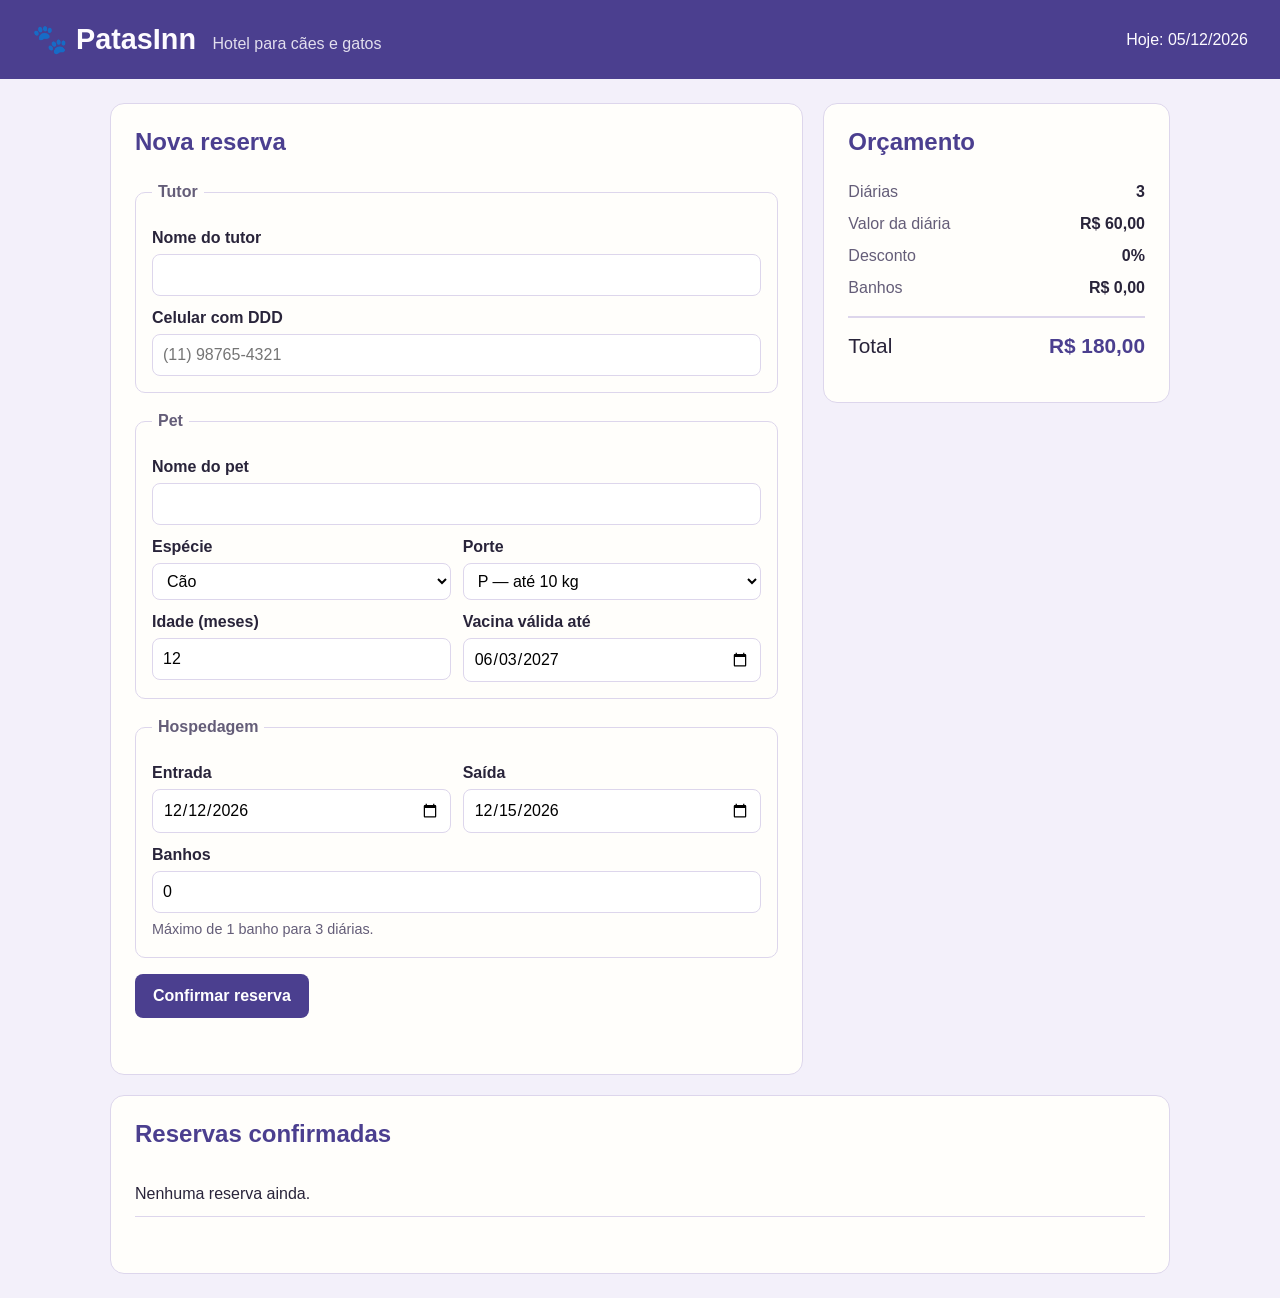
<file: app/index.html>
<!DOCTYPE html>
<html lang="pt-BR">
<head>
  <meta charset="UTF-8">
  <meta name="viewport" content="width=device-width, initial-scale=1.0">
  <title>PatasInn — Hotel para cães e gatos</title>
  <link rel="stylesheet" href="css/estilo.css">
</head>
<body>
  <header class="topo">
    <div>
      <span class="logo">PatasInn</span>
      <span class="slogan">Hotel para cães e gatos</span>
    </div>
    <span class="hoje" id="hoje"></span>
  </header>

  <main class="layout">
    <section class="painel">
      <h2>Nova reserva</h2>
      <form id="formReserva" novalidate>
        <fieldset>
          <legend>Tutor</legend>
          <label for="tutor">Nome do tutor</label>
          <input id="tutor" type="text" autocomplete="off">
          <label for="telefone">Celular com DDD</label>
          <input id="telefone" type="tel" placeholder="(11) 98765-4321" autocomplete="off">
        </fieldset>

        <fieldset>
          <legend>Pet</legend>
          <label for="nomePet">Nome do pet</label>
          <input id="nomePet" type="text" autocomplete="off">
          <div class="linha">
            <div>
              <label for="especie">Espécie</label>
              <select id="especie">
                <option value="cao">Cão</option>
                <option value="gato">Gato</option>
              </select>
            </div>
            <div>
              <label for="porte">Porte</label>
              <select id="porte">
                <option value="P">P — até 10 kg</option>
                <option value="M">M — de 10 a 25 kg</option>
                <option value="G">G — acima de 25 kg</option>
              </select>
            </div>
          </div>
          <div class="linha">
            <div>
              <label for="idade">Idade (meses)</label>
              <input id="idade" type="number" min="0" value="12">
            </div>
            <div>
              <label for="vacina">Vacina válida até</label>
              <input id="vacina" type="date">
            </div>
          </div>
        </fieldset>

        <fieldset>
          <legend>Hospedagem</legend>
          <div class="linha">
            <div>
              <label for="entrada">Entrada</label>
              <input id="entrada" type="date">
            </div>
            <div>
              <label for="saida">Saída</label>
              <input id="saida" type="date">
            </div>
          </div>
          <label for="banhos">Banhos</label>
          <input id="banhos" type="number" min="0" value="0">
          <p class="ajuda" id="ajudaBanhos"></p>
        </fieldset>

        <button type="submit" class="botao">Confirmar reserva</button>
        <p class="mensagem" id="msgReserva" role="status"></p>
      </form>
    </section>

    <aside class="painel orcamento">
      <h2>Orçamento</h2>
      <dl>
        <dt>Diárias</dt><dd id="oDiarias">0</dd>
        <dt>Valor da diária</dt><dd id="oDiaria">R$ 0,00</dd>
        <dt>Desconto</dt><dd id="oDesconto">0%</dd>
        <dt>Banhos</dt><dd id="oBanhos">R$ 0,00</dd>
      </dl>
      <p class="total">Total <strong id="oTotal">R$ 0,00</strong></p>
    </aside>

    <section class="painel reservas">
      <h2>Reservas confirmadas</h2>
      <ul id="listaReservas"></ul>
      <p class="mensagem" id="msgLista" role="status"></p>
    </section>
  </main>

  <script src="js/regras.js"></script>
  <script src="js/app.js"></script>
</body>
</html>
</file>
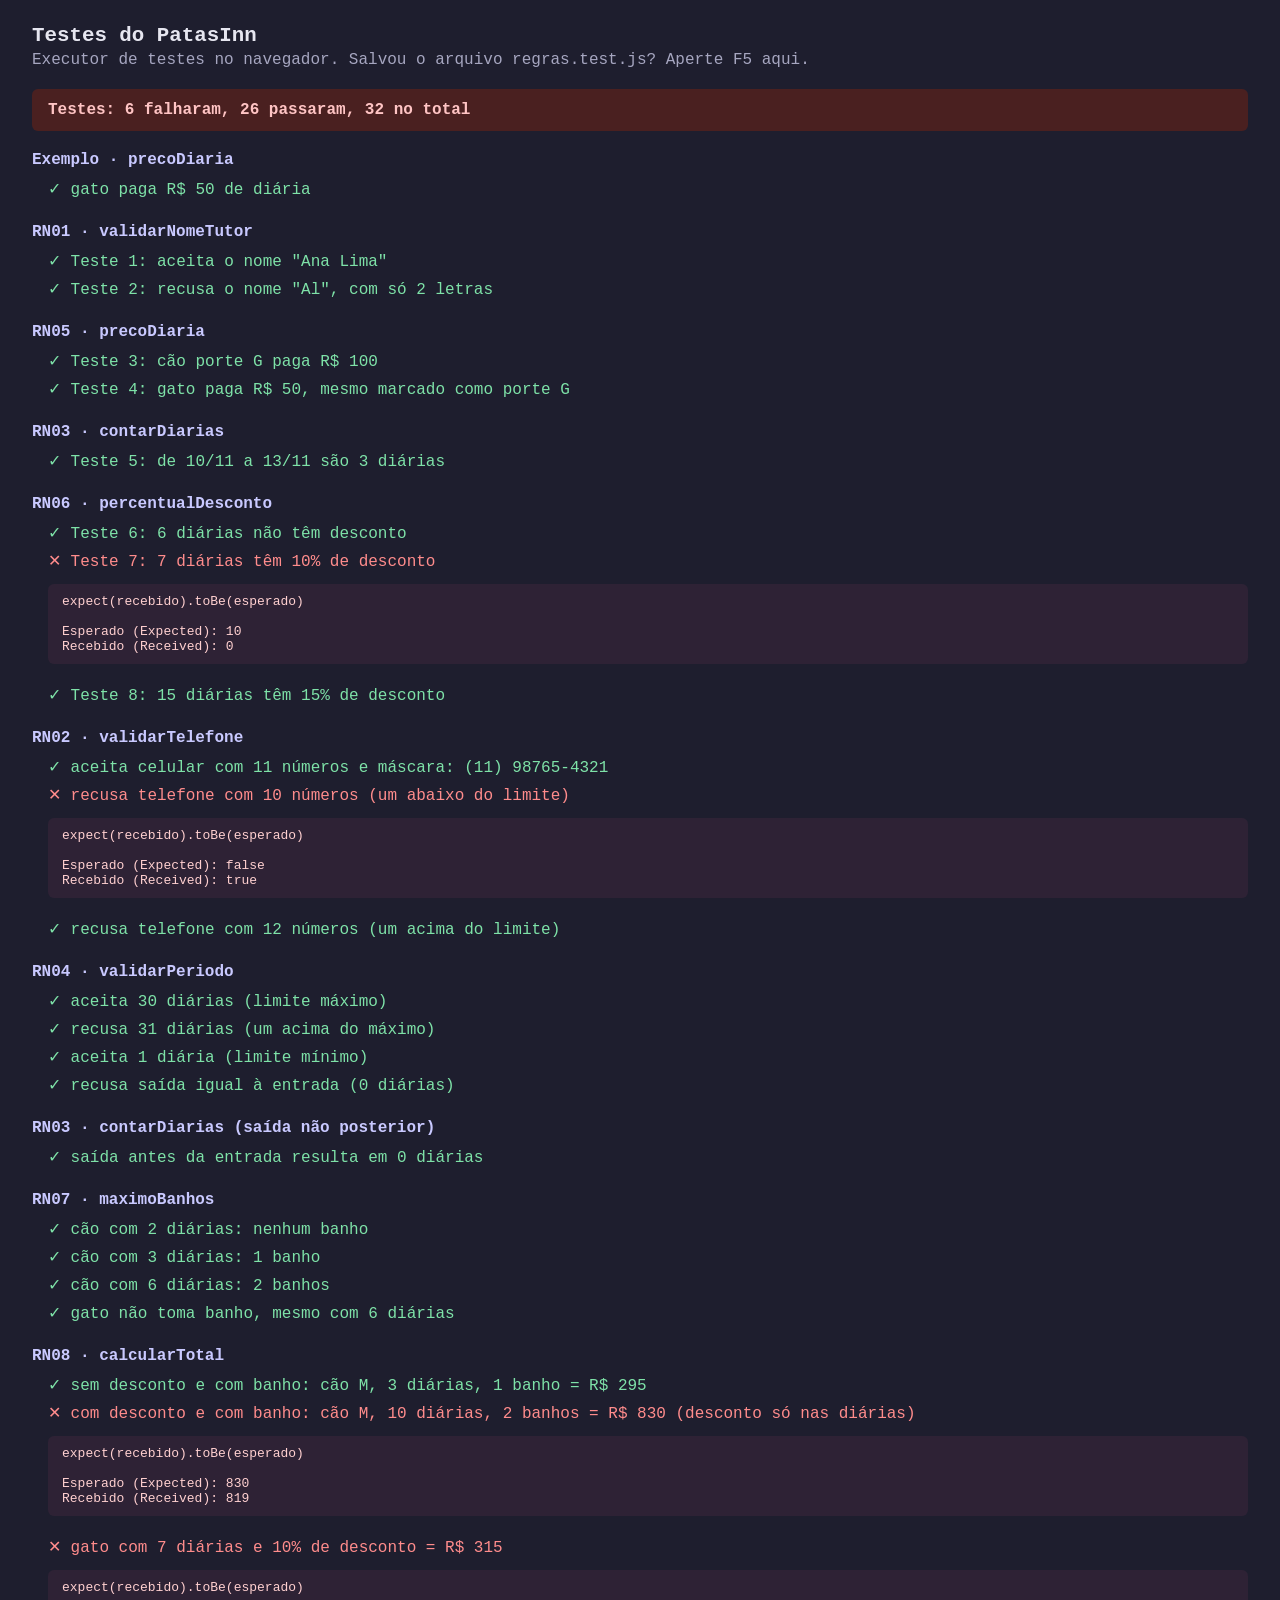
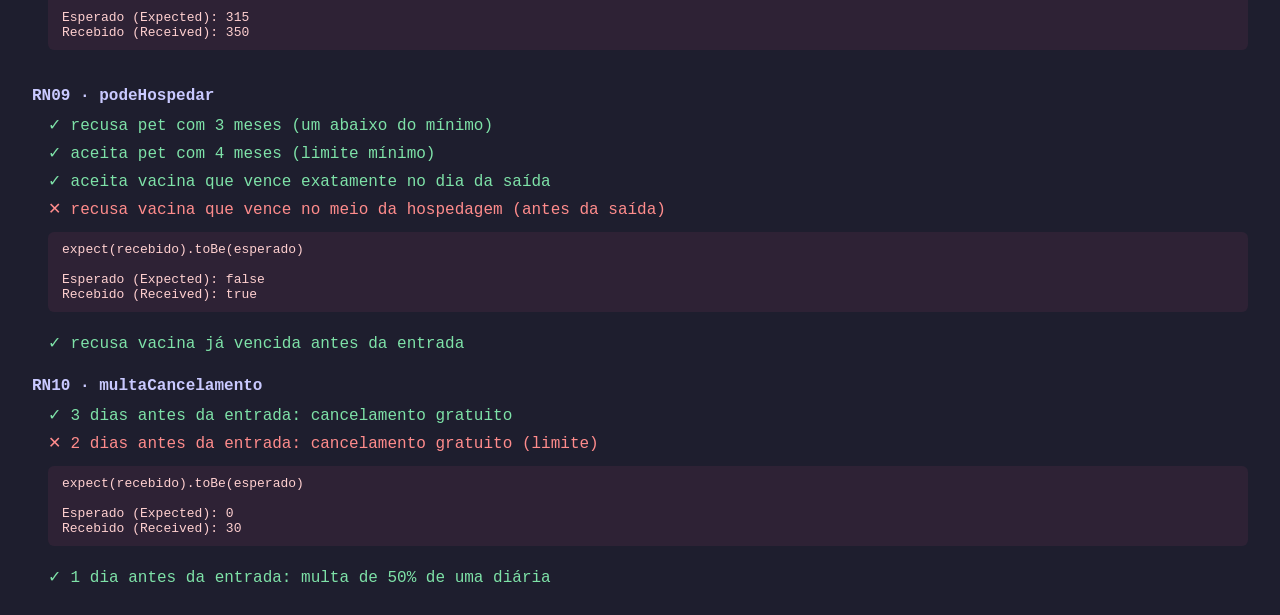
<file: tests/rodar-no-navegador.html>
<!DOCTYPE html>
<html lang="pt-BR">
<head>
  <meta charset="UTF-8">
  <meta name="viewport" content="width=device-width, initial-scale=1.0">
  <title>Testes do PatasInn no navegador</title>
  <style>
    body { font-family: Consolas, 'Courier New', monospace; background: #1e1e2e; color: #e6e6f0; margin: 0; padding: 24px 32px; }
    h1 { font-size: 1.3rem; margin: 0 0 4px; }
    p.aviso { color: #a6a6c0; margin: 0 0 20px; }
    h2 { font-size: 1rem; color: #c9c9ff; margin: 20px 0 6px; }
    .teste { padding: 4px 0 4px 16px; }
    .ok { color: #7ee2a8; }
    .falha { color: #ff8c8c; }
    .todo { color: #e8c46b; }
    pre { color: #ffd0d0; background: #2e2235; padding: 10px 14px; border-radius: 6px; white-space: pre-wrap; }
    .resumo { margin: 0 0 8px; padding: 12px 16px; border-radius: 6px; font-weight: bold; }
    .verde { background: #1f4630; color: #b6f5cf; }
    .vermelho { background: #4a2020; color: #ffc4c4; }
  </style>
</head>
<body>
  <h1>Testes do PatasInn</h1>
  <p class="aviso">Executor de testes no navegador. Salvou o arquivo regras.test.js? Aperte F5 aqui.</p>
  <div id="resumo" class="resumo"></div>
  <div id="resultado"></div>

  <script src="../app/js/regras.js"></script>
  <script src="mini-jest.js"></script>
  <script src="regras.test.js"></script>
  <script>window.addEventListener('load', rodarTestes);</script>
</body>
</html>
</file>
<file: app/css/estilo.css>
:root {
  --fundo: #f3f0fa;
  --painel: #fffefb;
  --borda: #ddd6ec;
  --texto: #29243a;
  --suave: #645d78;
  --destaque: #4b3f8f;
  --destaque-claro: #ebe7f7;
  --laranja: #d9772b;
  --erro: #a33b2b;
  --erro-claro: #f8e4df;
  --ok: #2f6d4f;
  --ok-claro: #e2f1e8;
}

* {
  box-sizing: border-box;
}

body {
  margin: 0;
  font-family: 'Trebuchet MS', Verdana, sans-serif;
  background: var(--fundo);
  color: var(--texto);
  line-height: 1.5;
}

.topo {
  display: flex;
  justify-content: space-between;
  align-items: center;
  flex-wrap: wrap;
  gap: 12px;
  padding: 18px 32px;
  background: var(--destaque);
  color: #fdfbff;
}

.logo {
  font-size: 1.8rem;
  font-weight: 700;
  margin-right: 12px;
}

.logo::before {
  content: '🐾 ';
}

.slogan {
  opacity: 0.85;
}

.layout {
  max-width: 1100px;
  margin: 24px auto;
  padding: 0 20px;
  display: grid;
  grid-template-columns: 2fr 1fr;
  gap: 20px;
  align-items: start;
}

.painel {
  background: var(--painel);
  border: 1px solid var(--borda);
  border-radius: 14px;
  padding: 20px 24px;
}

.reservas {
  grid-column: 1 / -1;
}

h2 {
  margin-top: 0;
  color: var(--destaque);
}

fieldset {
  border: 1px solid var(--borda);
  border-radius: 10px;
  margin: 0 0 16px;
  padding: 12px 16px 16px;
}

legend {
  font-weight: 700;
  color: var(--suave);
  padding: 0 6px;
}

label {
  display: block;
  font-weight: 700;
  margin: 10px 0 4px;
}

input,
select {
  width: 100%;
  font: inherit;
  padding: 8px 10px;
  border: 1px solid var(--borda);
  border-radius: 8px;
  background: #fff;
}

input:focus,
select:focus,
.botao:focus {
  outline: 3px solid var(--laranja);
  outline-offset: 1px;
}

.linha {
  display: grid;
  grid-template-columns: 1fr 1fr;
  gap: 12px;
}

.ajuda {
  margin: 6px 0 0;
  color: var(--suave);
  font-size: 0.9rem;
}

.botao {
  font: inherit;
  font-weight: 700;
  padding: 10px 18px;
  border: none;
  border-radius: 8px;
  background: var(--destaque);
  color: #fff;
  cursor: pointer;
}

.botao.secundario {
  background: var(--destaque-claro);
  color: var(--destaque);
}

.mensagem {
  min-height: 1.5em;
  margin: 12px 0 0;
}

.mensagem.erro {
  color: var(--erro);
  background: var(--erro-claro);
  padding: 8px 12px;
  border-radius: 8px;
}

.mensagem.ok {
  color: var(--ok);
  background: var(--ok-claro);
  padding: 8px 12px;
  border-radius: 8px;
}

.orcamento dl {
  display: grid;
  grid-template-columns: 1fr auto;
  gap: 8px 12px;
  margin: 0;
}

.orcamento dt {
  color: var(--suave);
}

.orcamento dd {
  margin: 0;
  font-weight: 700;
  text-align: right;
}

.total {
  display: flex;
  justify-content: space-between;
  border-top: 2px solid var(--borda);
  margin-top: 16px;
  padding-top: 12px;
  font-size: 1.3rem;
}

.total strong {
  color: var(--destaque);
}

#listaReservas {
  list-style: none;
  padding: 0;
  margin: 0;
}

#listaReservas li {
  display: flex;
  justify-content: space-between;
  align-items: center;
  gap: 12px;
  padding: 10px 0;
  border-bottom: 1px solid var(--borda);
}

@media (max-width: 760px) {
  .layout {
    grid-template-columns: 1fr;
  }
  .linha {
    grid-template-columns: 1fr;
  }
}
</file>
